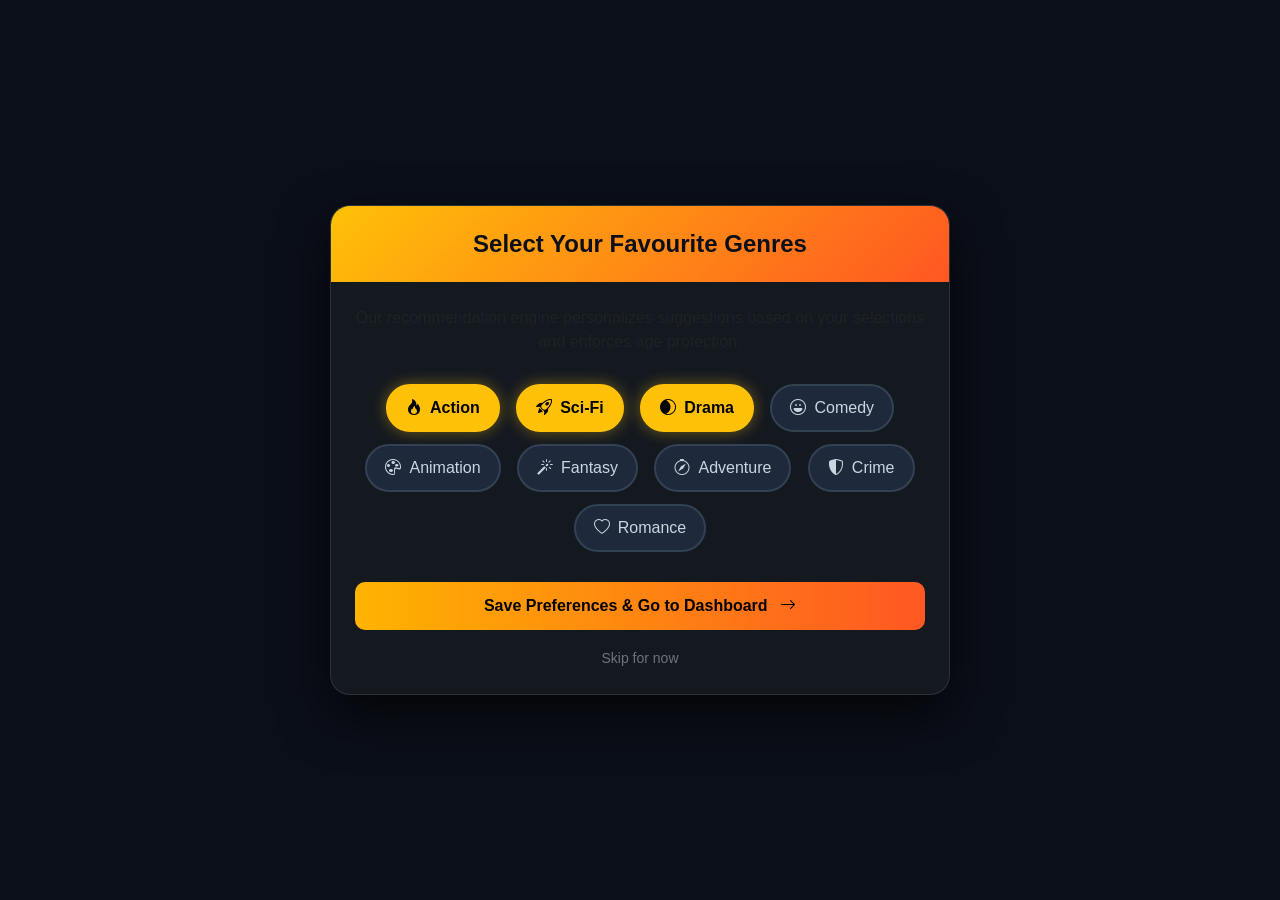
<file: src/main/resources/static/preferences.html>
<!DOCTYPE html>
<html lang="en">
<head>
<meta charset="UTF-8">
<meta name="viewport" content="width=device-width, initial-scale=1.0">
<title>Select Preferences - CineVerse</title>
<link href="https://cdn.jsdelivr.net/npm/bootstrap@5.3.3/dist/css/bootstrap.min.css" rel="stylesheet">
<link rel="stylesheet" href="https://cdn.jsdelivr.net/npm/bootstrap-icons@1.11.3/font/bootstrap-icons.min.css">
<style>
body {
    background: #0b0f19;
    color: #e2e8f0;
    font-family: 'Segoe UI', Arial, sans-serif;
    min-height: 100vh;
    display: flex;
    align-items: center;
    justify-content: center;
    padding: 30px 15px;
}
.pref-card {
    width: 100%;
    max-width: 620px;
    background: rgba(22, 27, 34, 0.9);
    backdrop-filter: blur(16px);
    border: 1px solid rgba(255, 255, 255, 0.1);
    border-radius: 20px;
    box-shadow: 0 20px 50px rgba(0,0,0,0.7);
    overflow: hidden;
}
.card-header {
    background: linear-gradient(135deg, #ffc107, #ff5722);
    color: #0b0f19;
    padding: 20px;
    text-align: center;
    font-weight: 800;
    font-size: 24px;
}
.genre-chip {
    display: inline-flex;
    align-items: center;
    padding: 10px 18px;
    margin: 6px;
    border-radius: 30px;
    background: #1e293b;
    border: 2px solid #334155;
    color: #cbd5e1;
    cursor: pointer;
    transition: all 0.2s;
    user-select: none;
}
.genre-chip:hover {
    border-color: #ffc107;
    color: #fff;
}
.genre-chip.active {
    background: #ffc107;
    border-color: #ffc107;
    color: #000;
    font-weight: bold;
    box-shadow: 0 0 15px rgba(255, 193, 7, 0.4);
}
.btn-save {
    background: linear-gradient(90deg, #ffb300, #ff5722);
    border: none;
    color: #000;
    font-weight: bold;
    padding: 12px;
    border-radius: 10px;
    font-size: 16px;
    width: 100%;
}
</style>
    <!-- Mobile App PWA Meta & Styles -->
    <link rel="manifest" href="manifest.json">
    <meta name="theme-color" content="#0b0f19">
    <meta name="mobile-web-app-capable" content="yes">
    <meta name="apple-mobile-web-app-capable" content="yes">
    <meta name="apple-mobile-web-app-status-bar-style" content="black-translucent">
    <meta name="apple-mobile-web-app-title" content="CineVerse">
    <link rel="apple-touch-icon" href="icons/icon-192.png">
    <link rel="stylesheet" href="css/mobile-app.css">
</head>
<body>

<div class="pref-card">
    <div class="card-header">
         Select Your Favourite Genres
    </div>
    <div class="p-4">
        <p class="text-center text-muted mb-4">
            Our recommendation engine personalizes suggestions based on your selections and enforces age protection.
        </p>

        <div class="text-center mb-4" id="genreContainer">
            <span class="genre-chip active" data-genre="Action"><i class="bi bi-fire me-2"></i>Action</span>
            <span class="genre-chip active" data-genre="Sci-Fi"><i class="bi bi-rocket-takeoff me-2"></i>Sci-Fi</span>
            <span class="genre-chip active" data-genre="Drama"><i class="bi bi-mask me-2"></i>Drama</span>
            <span class="genre-chip" data-genre="Comedy"><i class="bi bi-emoji-laughing me-2"></i>Comedy</span>
            <span class="genre-chip" data-genre="Animation"><i class="bi bi-palette me-2"></i>Animation</span>
            <span class="genre-chip" data-genre="Fantasy"><i class="bi bi-magic me-2"></i>Fantasy</span>
            <span class="genre-chip" data-genre="Adventure"><i class="bi bi-compass me-2"></i>Adventure</span>
            <span class="genre-chip" data-genre="Crime"><i class="bi bi-shield-shaded me-2"></i>Crime</span>
            <span class="genre-chip" data-genre="Romance"><i class="bi bi-heart me-2"></i>Romance</span>
        </div>

        <div id="under18Notice" class="alert alert-warning small mb-3" style="display:none;">
             <strong>Under-18 Protection Notice:</strong> Even if selected, Adult and Horror rated movies are strictly filtered out for your account.
        </div>

        <button type="button" class="btn btn-save" onclick="savePreferences()">
            Save Preferences & Go to Dashboard <i class="bi bi-arrow-right ms-2"></i>
        </button>

        <div class="text-center mt-3">
            <a href="dashboard.html" class="text-secondary small text-decoration-none">Skip for now</a>
        </div>
    </div>
</div>

<script>
const user = JSON.parse(localStorage.getItem("currentUser") || "{}");
if (user.age && user.age < 18) {
    document.getElementById("under18Notice").style.display = "block";
}

document.querySelectorAll(".genre-chip").forEach(chip => {
    chip.addEventListener("click", () => {
        chip.classList.toggle("active");
    });
});

async function savePreferences() {
    const selected = [];
    document.querySelectorAll(".genre-chip.active").forEach(chip => {
        selected.push(chip.dataset.genre);
    });

    if (selected.length === 0) {
        alert("Please select at least one genre!");
        return;
    }

    if (user.userId) {
        try {
            await fetch("/api/auth/preferences", {
                method: "PUT",
                headers: { "Content-Type": "application/json" },
                body: JSON.stringify({
                    userId: user.userId,
                    genres: selected.join(",")
                })
            });
        } catch (e) {
            console.warn("Could not save to backend:", e);
        }
    }

    localStorage.setItem("userPreferences", selected.join(","));
    window.location.href = "dashboard.html";
}
</script>

<!-- Mobile Bottom App Navigation Bar -->
<div class="mobile-bottom-nav">
    <a href="dashboard.html" class="mobile-nav-item">
        <i class="bi bi-house-door-fill"></i>
        <span>Home</span>
    </a>
    <a href="recommendation.html" class="mobile-nav-item">
        <i class="bi bi-stars"></i>
        <span>AI Picks</span>
    </a>
    <a href="favorites.html" class="mobile-nav-item">
        <i class="bi bi-heart-fill"></i>
        <span>Favorites</span>
    </a>
    <a href="feedback.html" class="mobile-nav-item">
        <i class="bi bi-chat-dots-fill"></i>
        <span>Feedback</span>
    </a>
    <a href="profile.html" class="mobile-nav-item">
        <i class="bi bi-person-fill"></i>
        <span>Profile</span>
    </a>
</div>

<!-- Floating Install Mobile App Banner -->
<div id="installBanner" class="install-app-banner">
    <div class="d-flex align-items-center gap-2">
        <img src="icons/icon-192.png" width="36" height="36" class="rounded-3" alt="App Icon">
        <div>
            <div class="fw-bold text-white small">Install CineVerse App</div>
            <div class="text-muted" style="font-size:10px;">Fast Fullscreen Mobile Experience</div>
        </div>
    </div>
    <div class="d-flex gap-2">
        <button class="btn btn-warning btn-sm fw-bold" id="installAppBtn">Install</button>
        <button class="btn btn-outline-secondary btn-sm" onclick="document.getElementById('installBanner').style.display='none'">✕</button>
    </div>
</div>

<script>
if ("serviceWorker" in navigator) {
    navigator.serviceWorker.register("service-worker.js").catch(e => console.warn(e));
}
let deferredPrompt;
window.addEventListener('beforeinstallprompt', (e) => {
    e.preventDefault();
    deferredPrompt = e;
    const banner = document.getElementById('installBanner');
    if (banner) banner.style.display = 'flex';
});
const installBtn = document.getElementById('installAppBtn');
if (installBtn) {
    installBtn.addEventListener('click', async () => {
        if (deferredPrompt) {
            deferredPrompt.prompt();
            const { outcome } = await deferredPrompt.userChoice;
            deferredPrompt = null;
            document.getElementById('installBanner').style.display = 'none';
        }
    });
}
// Highlight active tab in mobile bottom nav
document.querySelectorAll('.mobile-bottom-nav a').forEach(a => {
    const href = a.getAttribute('href');
    if (href && (window.location.pathname.endsWith(href) || (href === 'dashboard.html' && window.location.pathname === '/'))) {
        document.querySelectorAll('.mobile-bottom-nav a').forEach(el => el.classList.remove('active'));
        a.classList.add('active');
    }
});
</script>
</body>
</html>
</file>
<file: src/main/resources/static/css/mobile-app.css>
/* ========================================================
   CINEVERSE MOBILE APP & NETFLIX-STYLE HORIZONTAL ROWS
   ======================================================== */

/* Bottom Navigation Bar for Mobile */
.mobile-bottom-nav {
    display: none;
    position: fixed;
    bottom: 0;
    left: 0;
    width: 100%;
    background: rgba(15, 23, 42, 0.98);
    backdrop-filter: blur(15px);
    border-top: 1px solid rgba(255, 255, 255, 0.1);
    z-index: 9999;
    padding: 8px 12px;
    justify-content: space-around;
    align-items: center;
}

.mobile-nav-item {
    color: #94a3b8;
    text-decoration: none;
    display: flex;
    flex-direction: column;
    align-items: center;
    font-size: 11px;
    font-weight: 600;
    transition: color 0.2s;
}

.mobile-nav-item i {
    font-size: 20px;
    margin-bottom: 2px;
}

.mobile-nav-item.active, .mobile-nav-item:hover {
    color: #ffc107 !important;
}

/* Install App Banner */
.install-app-banner {
    display: none;
    position: fixed;
    bottom: 75px;
    left: 15px;
    right: 15px;
    background: linear-gradient(135deg, #1e293b, #0f172a);
    border: 2px solid #ffc107;
    border-radius: 16px;
    padding: 12px 16px;
    z-index: 9998;
    box-shadow: 0 10px 30px rgba(0,0,0,0.8);
    align-items: center;
    justify-content: space-between;
}

@media (max-width: 768px) {
    body {
        padding-bottom: 85px !important;
    }

    .mobile-bottom-nav {
        display: flex !important;
    }

    /* Netflix-style horizontal row scrolling for movie carousels */
    #historyContainer, #recommendContainer, #trendingContainer, .movie-scroll-row {
        display: flex !important;
        flex-wrap: nowrap !important;
        overflow-x: auto !important;
        overflow-y: hidden !important;
        gap: 14px !important;
        padding-bottom: 12px !important;
        padding-left: 4px;
        padding-right: 4px;
        scrollbar-width: none !important;
        -webkit-overflow-scrolling: touch !important;
    }

    #historyContainer::-webkit-scrollbar,
    #recommendContainer::-webkit-scrollbar,
    #trendingContainer::-webkit-scrollbar,
    .movie-scroll-row::-webkit-scrollbar {
        display: none !important;
    }

    #historyContainer > div,
    #recommendContainer > div,
    #trendingContainer > div,
    .movie-scroll-row > div {
        flex: 0 0 160px !important;
        max-width: 160px !important;
        width: 160px !important;
        padding: 0 !important;
        margin-bottom: 0 !important;
    }

    #historyContainer .movie-card,
    #recommendContainer .movie-card,
    #trendingContainer .movie-card,
    .movie-scroll-row .movie-card {
        width: 160px !important;
        border-radius: 14px !important;
    }

    #historyContainer .movie-card img,
    #recommendContainer .movie-card img,
    #trendingContainer .movie-card img,
    .movie-scroll-row .movie-card img {
        width: 160px !important;
        height: 230px !important;
        object-fit: cover !important;
    }

    #historyContainer .card-body,
    #recommendContainer .card-body,
    #trendingContainer .card-body,
    .movie-scroll-row .card-body {
        padding: 10px !important;
    }

    /* Grid pages (Favorites, Search results, Recommendations Grid) 2-columns on mobile */
    #searchSection .row > div,
    #recommendationsGrid > div,
    #favContainer > div {
        flex: 0 0 50% !important;
        max-width: 50% !important;
        padding: 6px !important;
    }

    #searchSection .movie-card img,
    #recommendationsGrid .movie-img,
    #favContainer .card img {
        height: 230px !important;
    }

    /* Navbar simplification on mobile - bottom nav takes over page navigation */
    .navbar .d-flex.align-items-center.flex-wrap.gap-2 > a {
        display: none !important;
    }

    #searchInput {
        width: 160px !important;
    }

    .navbar-brand {
        font-size: 20px !important;
    }

    .container {
        padding-left: 12px !important;
        padding-right: 12px !important;
    }
}
</file>
